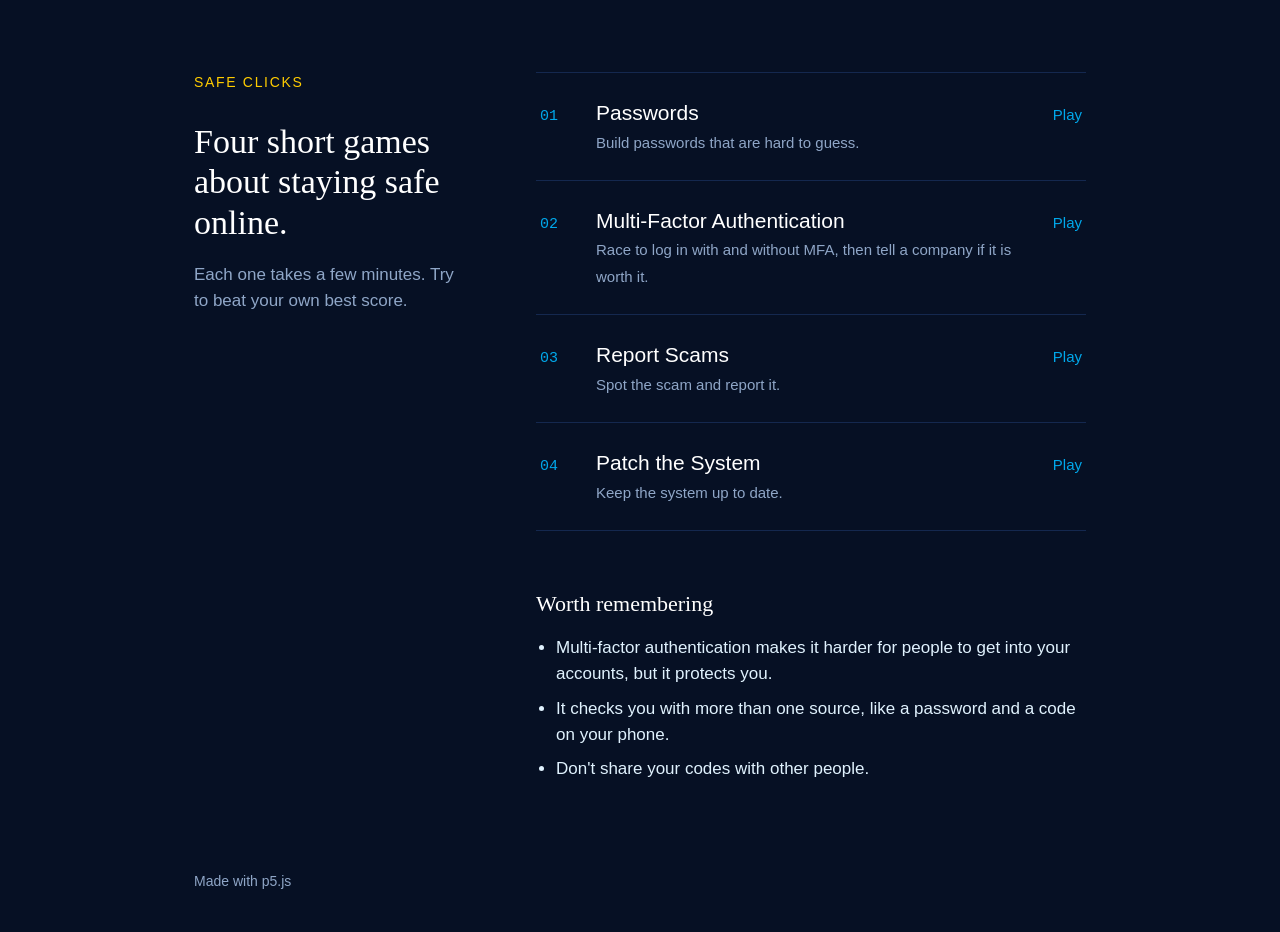
<file: index.html>
<!DOCTYPE html>
<html lang="en">
<head>
  <meta charset="utf-8">
  <meta name="viewport" content="width=device-width, initial-scale=1">
  <title>Safe Clicks | Cybersecurity games</title>
  <link rel="stylesheet" href="style.css">
</head>
<body>
  <div class="wrap">

    <header class="side">
      <p class="site-name">Safe Clicks</p>
      <h1>Four short games about staying safe online.</h1>
      <p>Each one takes a few minutes. Try to beat your own best score.</p>
    </header>

    <main class="content">
      <ol class="games">
        <li>
          <a href="game.html?game=pwd">
            <span class="num">01</span>
            <span class="text">
              <strong>Passwords</strong>
              <span>Build passwords that are hard to guess.</span>
            </span>
            <span class="go">Play</span>
          </a>
        </li>
        <li>
          <a href="game.html?game=mja">
            <span class="num">02</span>
            <span class="text">
              <strong>Multi-Factor Authentication</strong>
              <span>Race to log in with and without MFA, then tell a company if it is worth it.</span>
            </span>
            <span class="go">Play</span>
          </a>
        </li>
        <li>
          <a href="game.html?game=reportScams">
            <span class="num">03</span>
            <span class="text">
              <strong>Report Scams</strong>
              <span>Spot the scam and report it.</span>
            </span>
            <span class="go">Play</span>
          </a>
        </li>
        <li>
          <a href="game.html?game=patchTheSystem">
            <span class="num">04</span>
            <span class="text">
              <strong>Patch the System</strong>
              <span>Keep the system up to date.</span>
            </span>
            <span class="go">Play</span>
          </a>
        </li>
      </ol>

      <section class="notes">
        <h2>Worth remembering</h2>
        <ul>
          <li>Multi-factor authentication makes it harder for people to get into your accounts, but it protects you.</li>
          <li>It checks you with more than one source, like a password and a code on your phone.</li>
          <li>Don't share your codes with other people.</li>
        </ul>
      </section>
    </main>

  </div>

  <footer class="foot">Made with p5.js</footer>
</body>
</html>
</file>
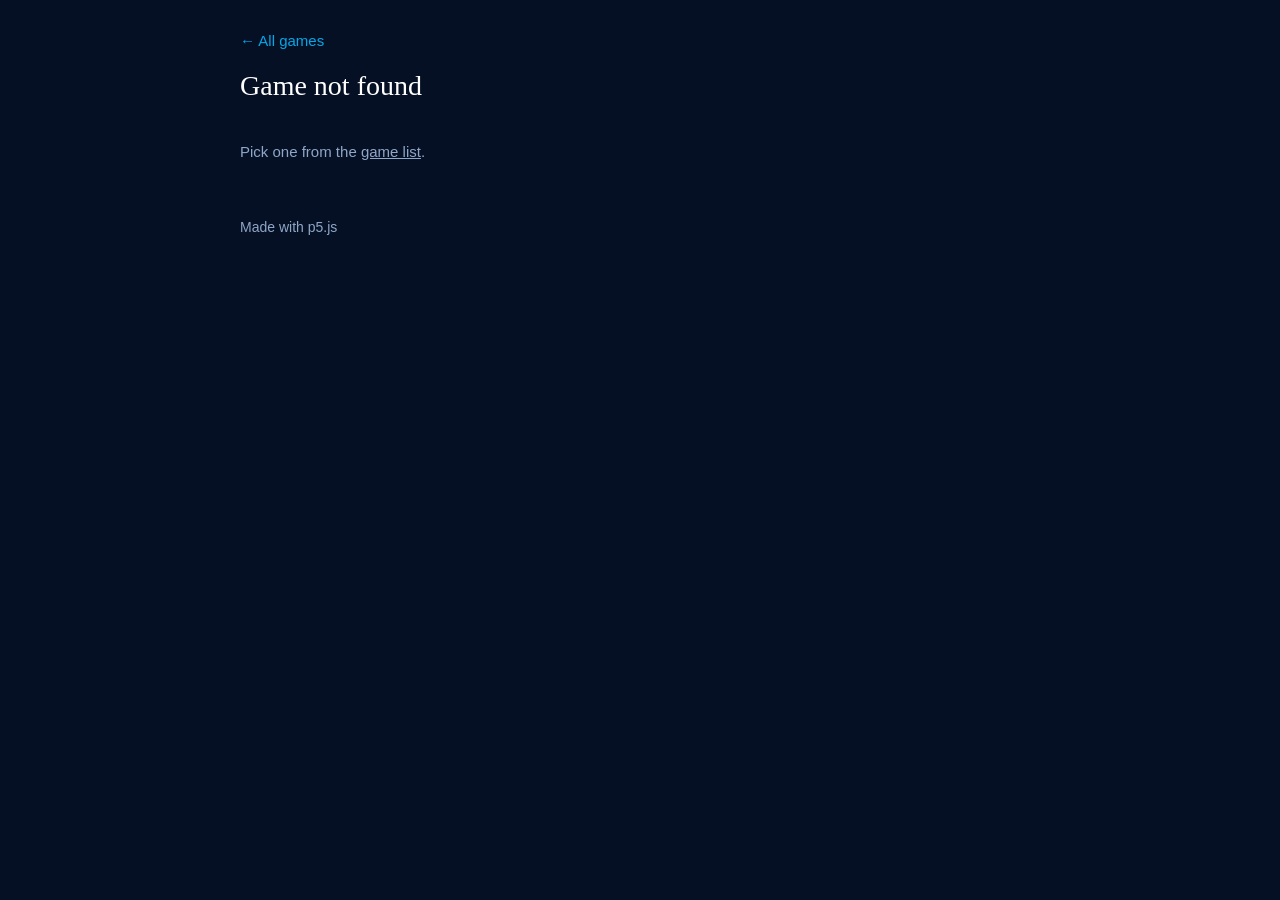
<file: game.html>
<!DOCTYPE html>
<html lang="en">
<head>
  <meta charset="utf-8">
  <meta name="viewport" content="width=device-width, initial-scale=1">
  <title>Safe Clicks | Game</title>
  <link rel="stylesheet" href="style.css">
</head>
<body class="game-page">

  <div class="game-top">
    <a class="back" href="index.html">&larr; All games</a>
    <h1 id="game-title">Loading...</h1>
  </div>

  <!-- p5 puts the canvas inside the first <main> on the page -->
  <main id="stage"></main>

  <p class="hint" id="game-hint"></p>

  <footer class="foot">Made with p5.js</footer>

  <script>
    // Only one p5 sketch can run in global mode per page,
    // so this page loads just the one named in the URL: game.html?game=pwd
    var GAMES = {
      pwd:            { title: "Passwords",                   file: "pwd.js",            hint: "Use your mouse and keyboard." },
      mja:            { title: "Multi-Factor Authentication", file: "mja.js",            hint: "Click the buttons and type on your keyboard. Enter works too." },
      reportScams:    { title: "Report Scams",                file: "reportScams.js",    hint: "Use your mouse." },
      patchTheSystem: { title: "Patch the System",            file: "patchTheSystem.js", hint: "Use your mouse." }
    };

    var id = new URLSearchParams(location.search).get("game");
    var game = GAMES[id];
    var titleEl = document.getElementById("game-title");

    if (!game) {
      titleEl.textContent = "Game not found";
      document.getElementById("stage").innerHTML =
        '<p class="hint">Pick one from the <a href="index.html">game list</a>.</p>';
    } else {
      titleEl.textContent = game.title;
      document.title = game.title + " | Safe Clicks";
      document.getElementById("game-hint").textContent = game.hint;

      // Load the sketch first, then p5, so p5 sees setup() and draw() when it starts
      var sketch = document.createElement("script");
      sketch.src = game.file;
      sketch.onload = function () {
        var p5lib = document.createElement("script");
        p5lib.src = "https://cdnjs.cloudflare.com/ajax/libs/p5.js/1.9.4/p5.min.js";
        document.body.appendChild(p5lib);
      };
      sketch.onerror = function () {
        titleEl.textContent = game.title;
        document.getElementById("stage").innerHTML =
          '<p class="hint">Could not find ' + game.file + '. Check that it is in the same folder as this page.</p>';
      };
      document.body.appendChild(sketch);
    }
  </script>
</body>
</html>
</file>
<file: style.css>
:root {
  --bg: #061024;
  --line: #14284f;
  --card: #0a1936;
  --cyan: #00a8eb;
  --white: #ffffff;
  --ice: #e0f2fe;
  --yellow: #ffcc00;
  --muted: #8fa6c7;
}

* { box-sizing: border-box; }

html { background: var(--bg); }

body {
  margin: 0;
  color: var(--ice);
  background: var(--bg);
  font-family: "Helvetica Neue", Helvetica, Arial, sans-serif;
  font-size: 17px;
  line-height: 1.55;
}

a { color: inherit; }

a:focus-visible {
  outline: 2px solid var(--yellow);
  outline-offset: 3px;
}

/* ---------- Home page ---------- */

.wrap {
  max-width: 940px;
  margin: 0 auto;
  padding: 72px 24px 40px;
  display: grid;
  grid-template-columns: 270px 1fr;
  gap: 72px;
}

.side {
  align-self: start;
  position: sticky;
  top: 72px;
}

.site-name {
  margin: 0 0 28px;
  color: var(--yellow);
  font-size: 14px;
  letter-spacing: 0.12em;
  text-transform: uppercase;
}

.side h1 {
  margin: 0 0 18px;
  color: var(--white);
  font-family: Georgia, "Times New Roman", serif;
  font-size: 34px;
  font-weight: normal;
  line-height: 1.2;
}

.side p:last-child {
  margin: 0;
  color: var(--muted);
}

.games {
  list-style: none;
  margin: 0;
  padding: 0;
  border-bottom: 1px solid var(--line);
}

.games li { border-top: 1px solid var(--line); }

.games a {
  display: grid;
  grid-template-columns: 48px 1fr auto;
  gap: 8px;
  align-items: baseline;
  padding: 24px 4px;
  text-decoration: none;
}

.num {
  color: var(--cyan);
  font-family: "Courier New", Courier, monospace;
  font-size: 15px;
}

.text strong {
  display: block;
  color: var(--white);
  font-size: 21px;
  font-weight: normal;
}

.text span {
  color: var(--muted);
  font-size: 15px;
}

.go {
  color: var(--cyan);
  font-size: 15px;
}

.games a:hover .text strong { color: var(--cyan); }
.games a:hover .go { text-decoration: underline; }

.notes { margin-top: 56px; }

.notes h2 {
  margin: 0 0 14px;
  color: var(--white);
  font-family: Georgia, "Times New Roman", serif;
  font-size: 22px;
  font-weight: normal;
}

.notes ul {
  margin: 0;
  padding-left: 20px;
}

.notes li { margin-bottom: 8px; }

/* ---------- Game page ---------- */

.game-page { padding: 0 20px; }

.game-top {
  max-width: 800px;
  margin: 0 auto;
  padding: 28px 0 18px;
}

.back {
  color: var(--cyan);
  font-size: 15px;
  text-decoration: none;
}

.back:hover { text-decoration: underline; }

.game-top h1 {
  margin: 10px 0 0;
  color: var(--white);
  font-family: Georgia, "Times New Roman", serif;
  font-size: 28px;
  font-weight: normal;
}

#stage {
  max-width: 800px;
  margin: 0 auto;
}

#stage canvas {
  display: block;
  max-width: 100%;
  height: auto !important;
  border: 1px solid var(--line);
}

.hint {
  max-width: 800px;
  margin: 14px auto 0;
  color: var(--muted);
  font-size: 15px;
}

/* ---------- Footer ---------- */

.foot {
  max-width: 940px;
  margin: 0 auto;
  padding: 40px 24px;
  color: var(--muted);
  font-size: 14px;
}

.game-page .foot { padding-left: 0; max-width: 800px; }

/* ---------- Small screens ---------- */

@media (max-width: 760px) {
  .wrap {
    grid-template-columns: 1fr;
    gap: 40px;
    padding-top: 48px;
  }
  .side { position: static; }
  .side h1 { font-size: 28px; }
  .games a { grid-template-columns: 36px 1fr; }
  .go { display: none; }
}
</file>
